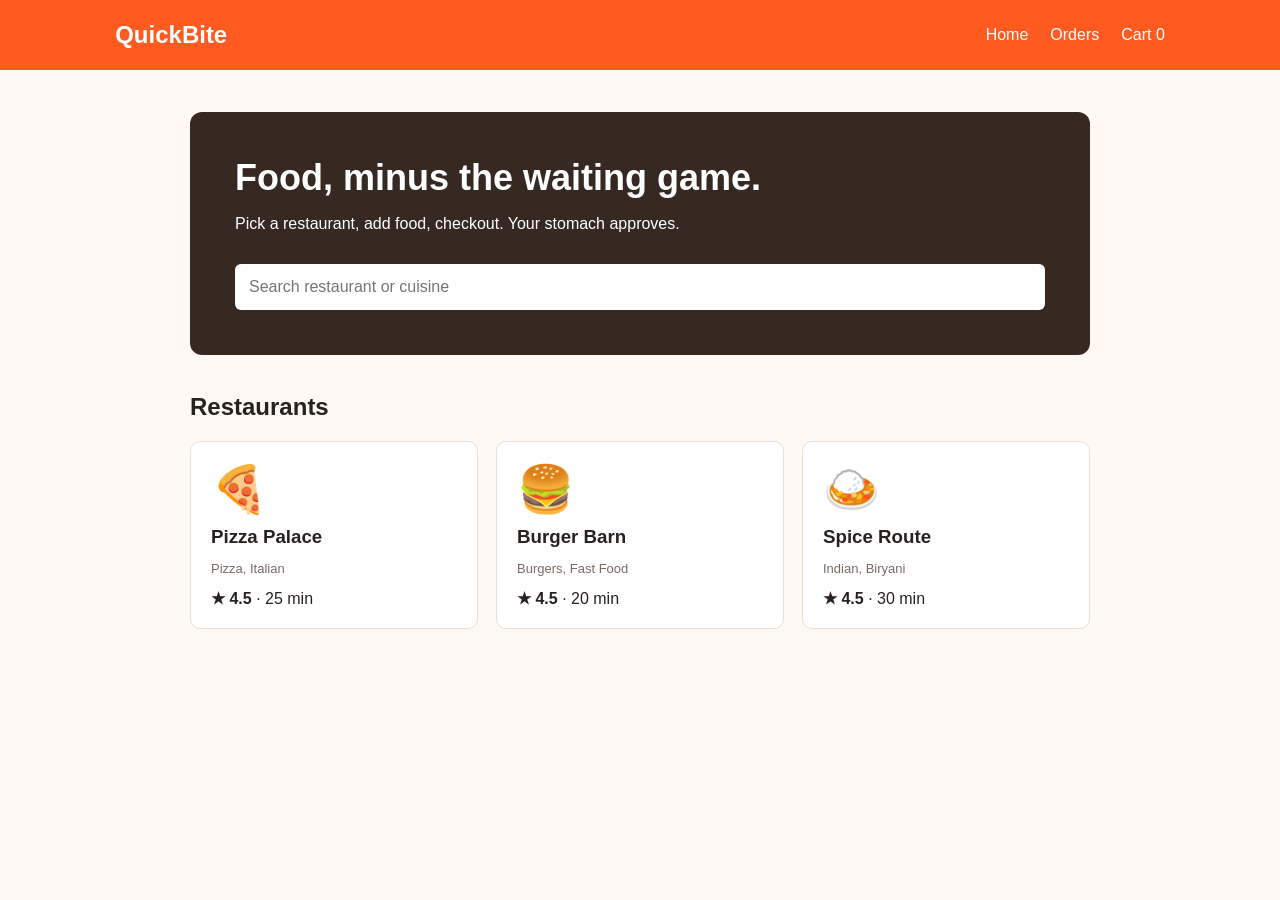
<file: index.html>
<!doctype html>
<html lang="en"><head><meta charset="UTF-8"><meta name="viewport" content="width=device-width, initial-scale=1.0"><title>QuickBite</title><link rel="stylesheet" href="style.css"></head>
<body><header><a class="logo" href="index.html">QuickBite</a><nav><a href="index.html">Home</a><a href="orders.html">Orders</a><a href="cart.html">Cart <span id="cart-count">0</span></a></nav></header>
<main><section class="hero"><h1>Food, minus the waiting game.</h1><p>Pick a restaurant, add food, checkout. Your stomach approves.</p><input id="search" placeholder="Search restaurant or cuisine"></section>
<h2>Restaurants</h2><div id="restaurants" class="grid"></div></main><script src="app.js"></script></body></html>
</file>
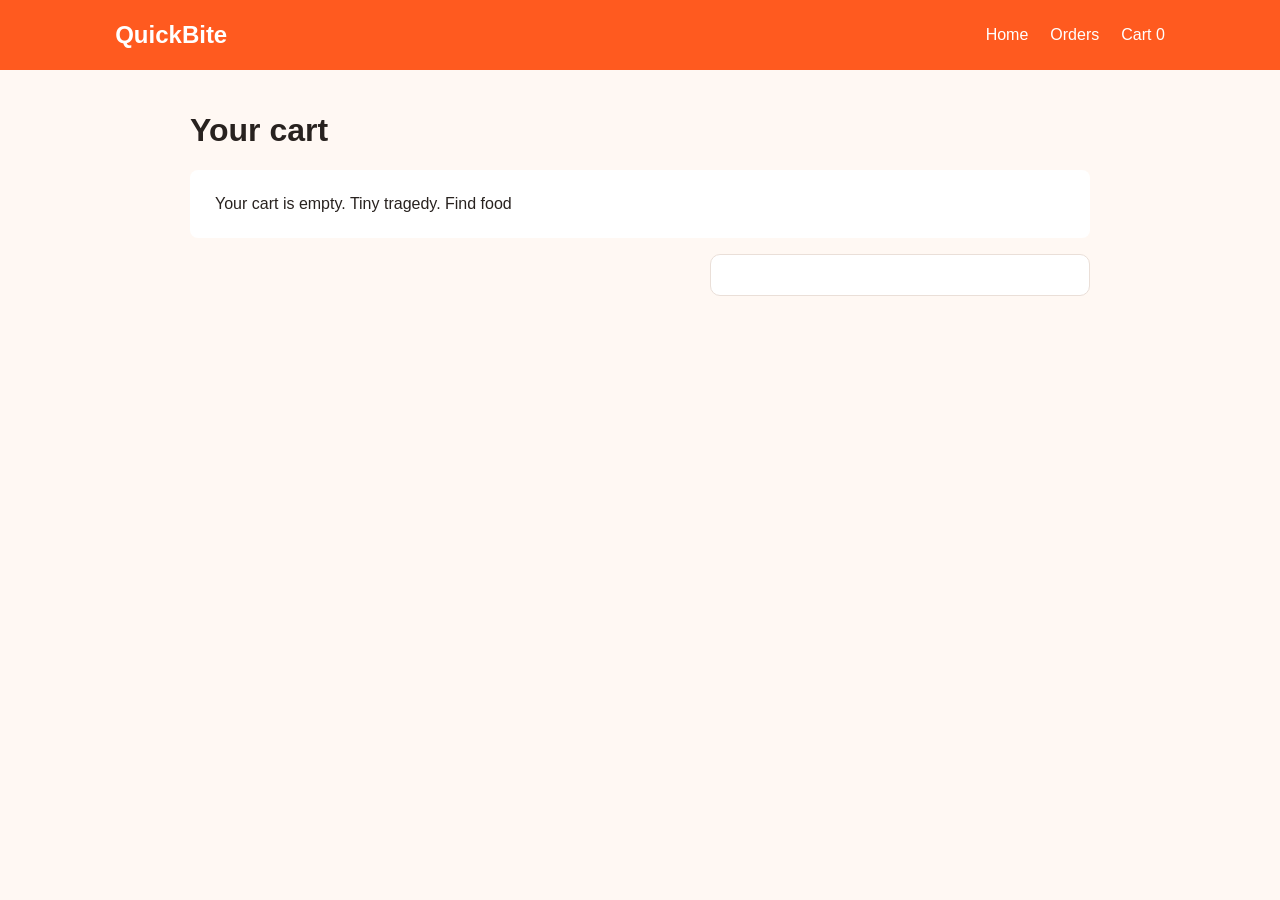
<file: cart.html>
<!doctype html>
<html lang="en"><head><meta charset="UTF-8"><meta name="viewport" content="width=device-width, initial-scale=1.0"><title>QuickBite Cart</title><link rel="stylesheet" href="style.css"></head>
<body><header><a class="logo" href="index.html">QuickBite</a><nav><a href="index.html">Home</a><a href="orders.html">Orders</a><a href="cart.html">Cart <span id="cart-count">0</span></a></nav></header>
<main><h1>Your cart</h1><div id="cart-items"></div><section id="cart-summary" class="summary"></section></main><script src="app.js"></script></body></html>
</file>
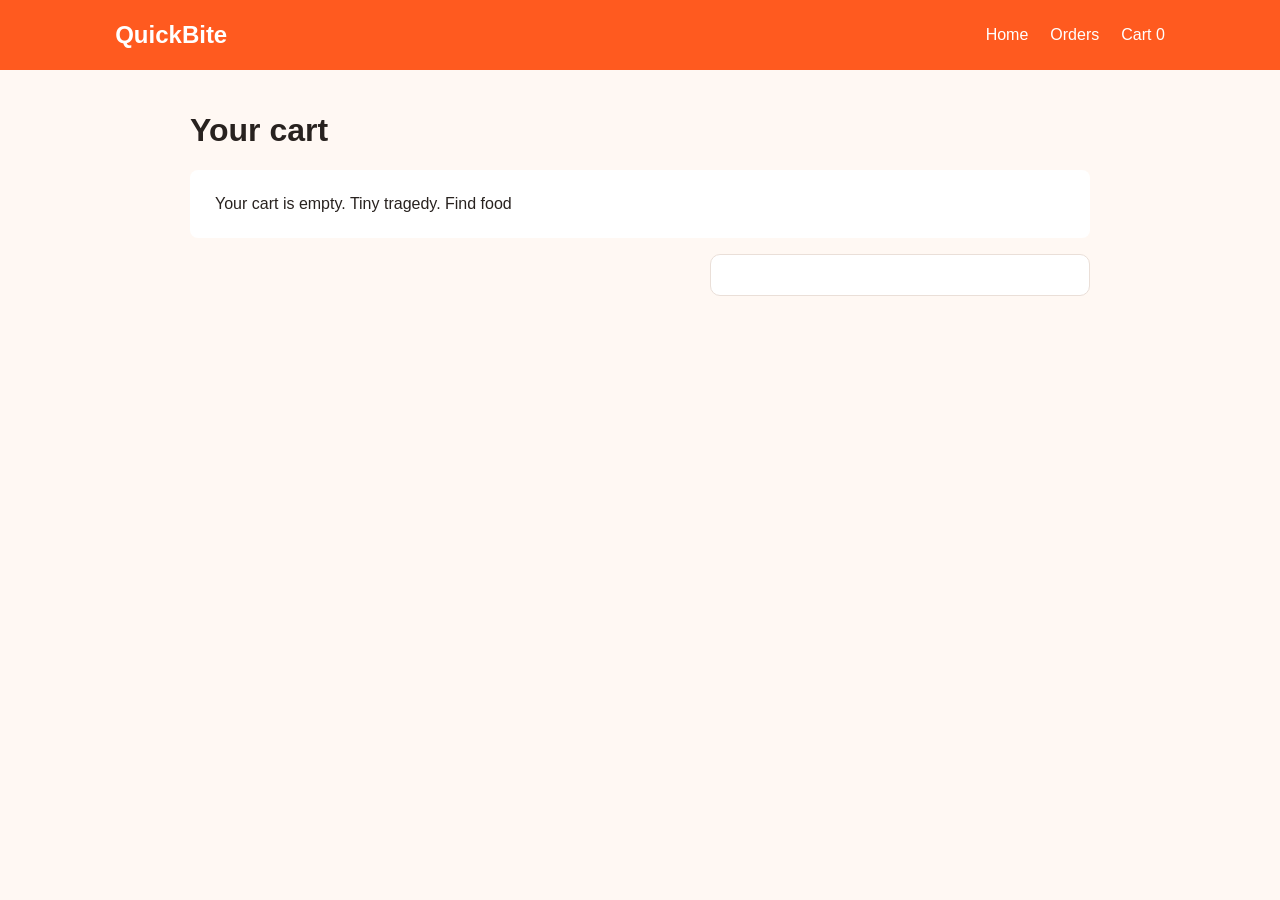
<file: checkout.html>
<!doctype html>
<html lang="en"><head><meta charset="UTF-8"><meta name="viewport" content="width=device-width, initial-scale=1.0"><title>Checkout | QuickBite</title><link rel="stylesheet" href="style.css"></head>
<body><header><a class="logo" href="index.html">QuickBite</a><nav><a href="index.html">Home</a><a href="cart.html">Cart <span id="cart-count">0</span></a></nav></header>
<main><h1>Checkout</h1><form id="checkout-form" class="checkout"><label>Full name<input name="name" required></label><label>Phone number<input name="phone" required pattern="[0-9]{10}" placeholder="10 digits"></label><label>Delivery address<textarea name="address" required></textarea></label><label>Payment method<select name="payment"><option>Cash on Delivery</option><option>UPI</option><option>Card</option></select></label><button>Place order</button></form><p id="form-error" class="error"></p></main><script src="app.js"></script></body></html>
</file>
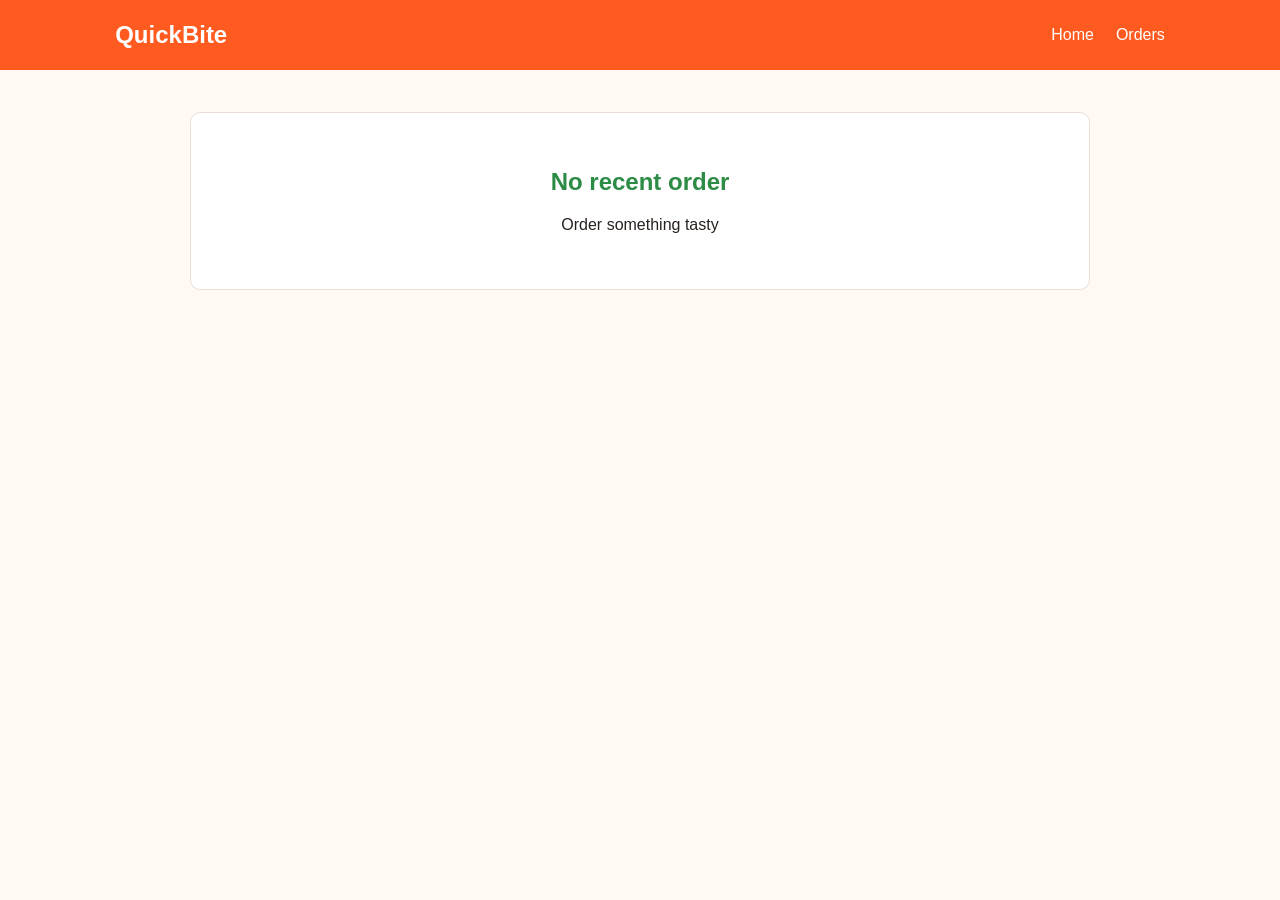
<file: confirmation.html>
<!doctype html>
<html lang="en"><head><meta charset="UTF-8"><meta name="viewport" content="width=device-width, initial-scale=1.0"><title>Order confirmed | QuickBite</title><link rel="stylesheet" href="style.css"></head>
<body><header><a class="logo" href="index.html">QuickBite</a><nav><a href="index.html">Home</a><a href="orders.html">Orders</a></nav></header><main><section id="confirmation" class="confirmation"></section></main><script src="app.js"></script></body></html>
</file>
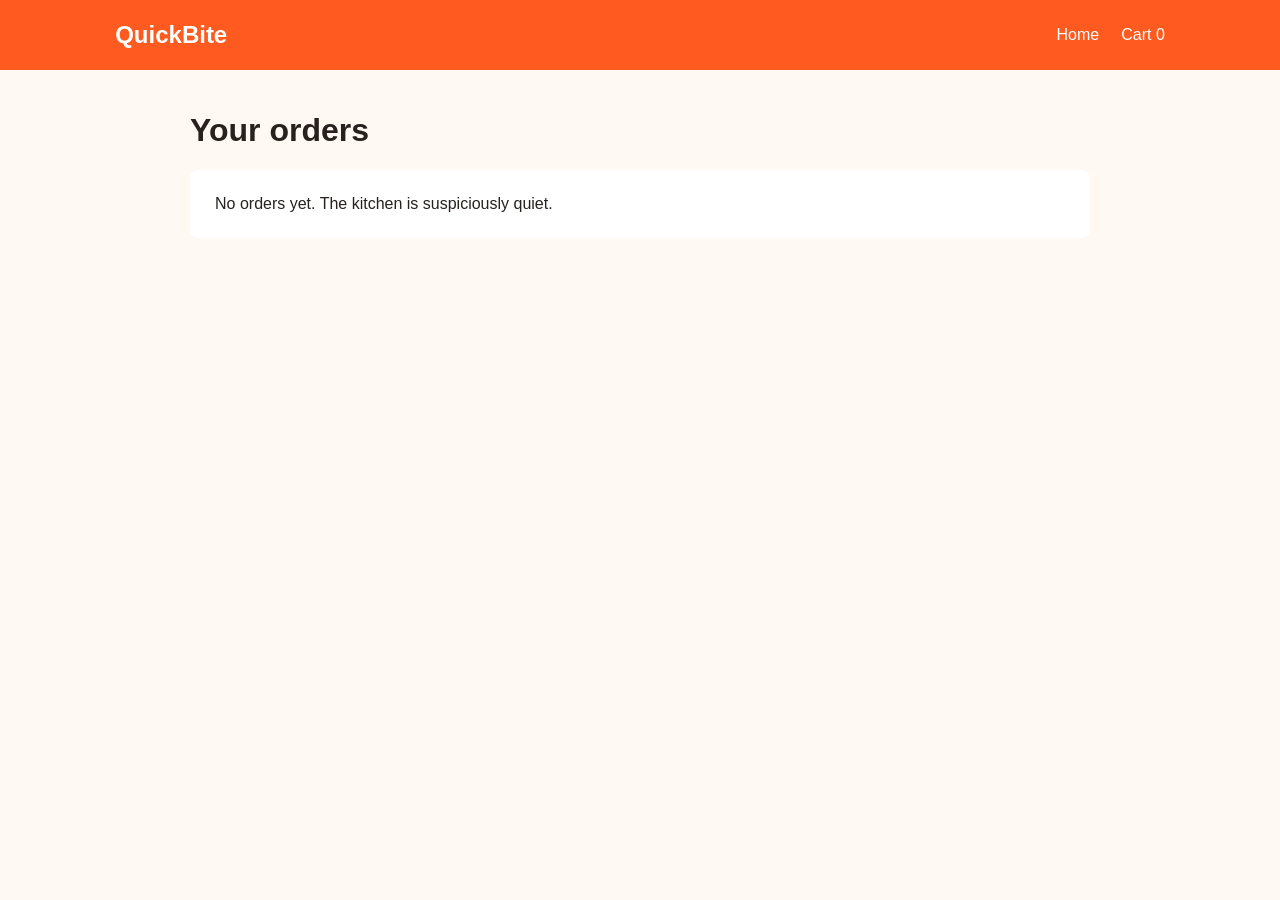
<file: orders.html>
<!doctype html>
<html lang="en"><head><meta charset="UTF-8"><meta name="viewport" content="width=device-width, initial-scale=1.0"><title>Orders | QuickBite</title><link rel="stylesheet" href="style.css"></head>
<body><header><a class="logo" href="index.html">QuickBite</a><nav><a href="index.html">Home</a><a href="cart.html">Cart <span id="cart-count">0</span></a></nav></header><main><h1>Your orders</h1><div id="orders"></div></main><script src="app.js"></script></body></html>
</file>
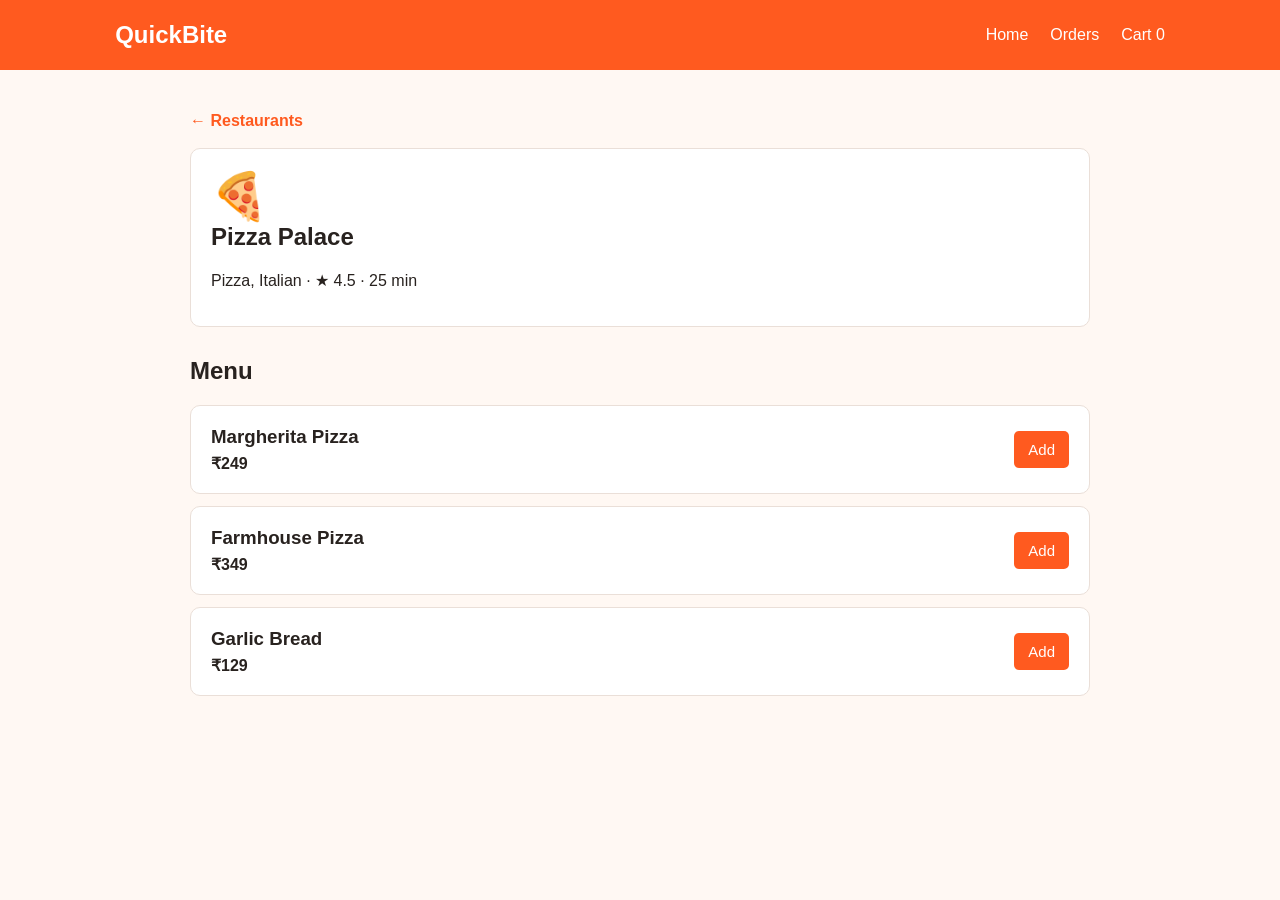
<file: restaurant.html>
<!doctype html>
<html lang="en"><head><meta charset="UTF-8"><meta name="viewport" content="width=device-width, initial-scale=1.0"><title>QuickBite Menu</title><link rel="stylesheet" href="style.css"></head>
<body><header><a class="logo" href="index.html">QuickBite</a><nav><a href="index.html">Home</a><a href="orders.html">Orders</a><a href="cart.html">Cart <span id="cart-count">0</span></a></nav></header>
<main><a class="back" href="index.html">← Restaurants</a><section id="restaurant-info" class="restaurant-head"></section><h2>Menu</h2><div id="menu" class="menu"></div></main><script src="app.js"></script></body></html>
</file>
<file: style.css>
*{box-sizing:border-box}body{margin:0;background:#fff8f3;color:#28221f;font:16px Arial,sans-serif}header{height:70px;background:#ff5a1f;color:#fff;padding:0 9%;display:flex;align-items:center;justify-content:space-between}.logo{font-size:24px;font-weight:bold}a{color:inherit;text-decoration:none}nav a{margin-left:22px}main{width:900px;margin:42px auto}.hero{background:#352921;color:white;padding:45px;border-radius:12px;margin-bottom:38px}.hero h1{font-size:36px;margin:0 0 10px}.hero input{width:100%;padding:14px;border:0;border-radius:6px;font-size:16px;margin-top:15px}h1,h2{margin-top:0}.grid{display:grid;grid-template-columns:repeat(3,1fr);gap:18px}.card,.menu-item,.cart-row,.order,.summary,.checkout,.restaurant-head,.confirmation{background:white;border:1px solid #eadfd8;border-radius:10px;padding:20px}.card h3{margin:10px 0 6px}.tag{font-size:13px;color:#786b64}.emoji{font-size:46px}button{background:#ff5a1f;color:#fff;border:0;border-radius:5px;padding:10px 14px;font-size:15px;cursor:pointer}button:hover{background:#d94510}.restaurant-head{margin:18px 0 30px}.back{color:#ff5a1f;font-weight:bold}.menu{display:grid;gap:12px}.menu-item{display:flex;justify-content:space-between;align-items:center}.menu-item h3{margin:0 0 6px}.price{font-weight:bold}.cart-row{display:flex;align-items:center;justify-content:space-between;margin-bottom:12px}.quantity button{padding:4px 9px;margin:0 6px}.summary{width:380px;margin-left:auto}.summary p{display:flex;justify-content:space-between}.summary .total{border-top:1px solid #ddd;padding-top:12px;font-weight:bold}.checkout{width:520px}.checkout label{display:block;font-weight:bold;margin-bottom:15px}.checkout input,.checkout textarea,.checkout select{display:block;width:100%;padding:10px;margin-top:6px;border:1px solid #cbbcb3;border-radius:4px;font:inherit}.checkout textarea{height:80px}.error{color:#c62828}.confirmation{text-align:center;padding:55px}.confirmation h1{color:#2c8b45}.status{color:#ff5a1f;font-weight:bold}.order{margin-bottom:14px}.order h3{margin:0 0 8px}.empty{padding:25px;background:white;border-radius:8px}.remove{background:#777}
</file>
